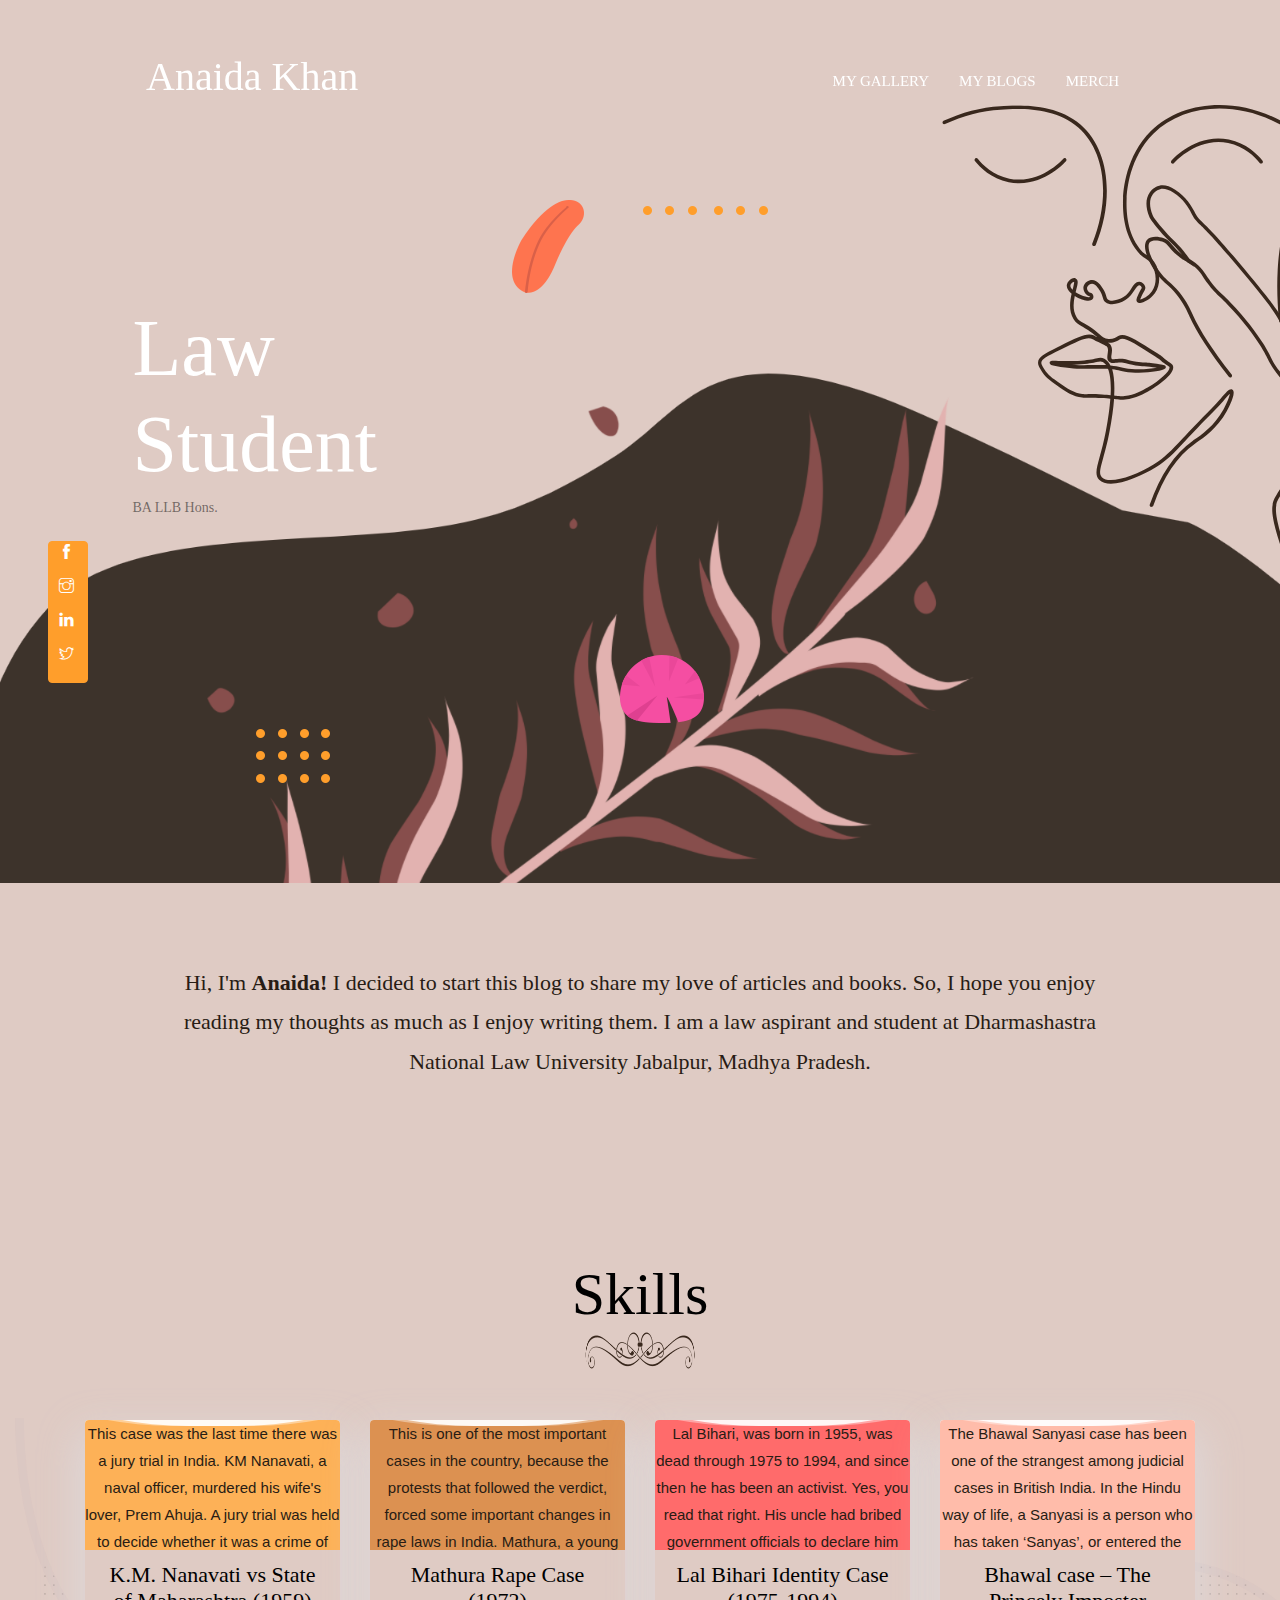
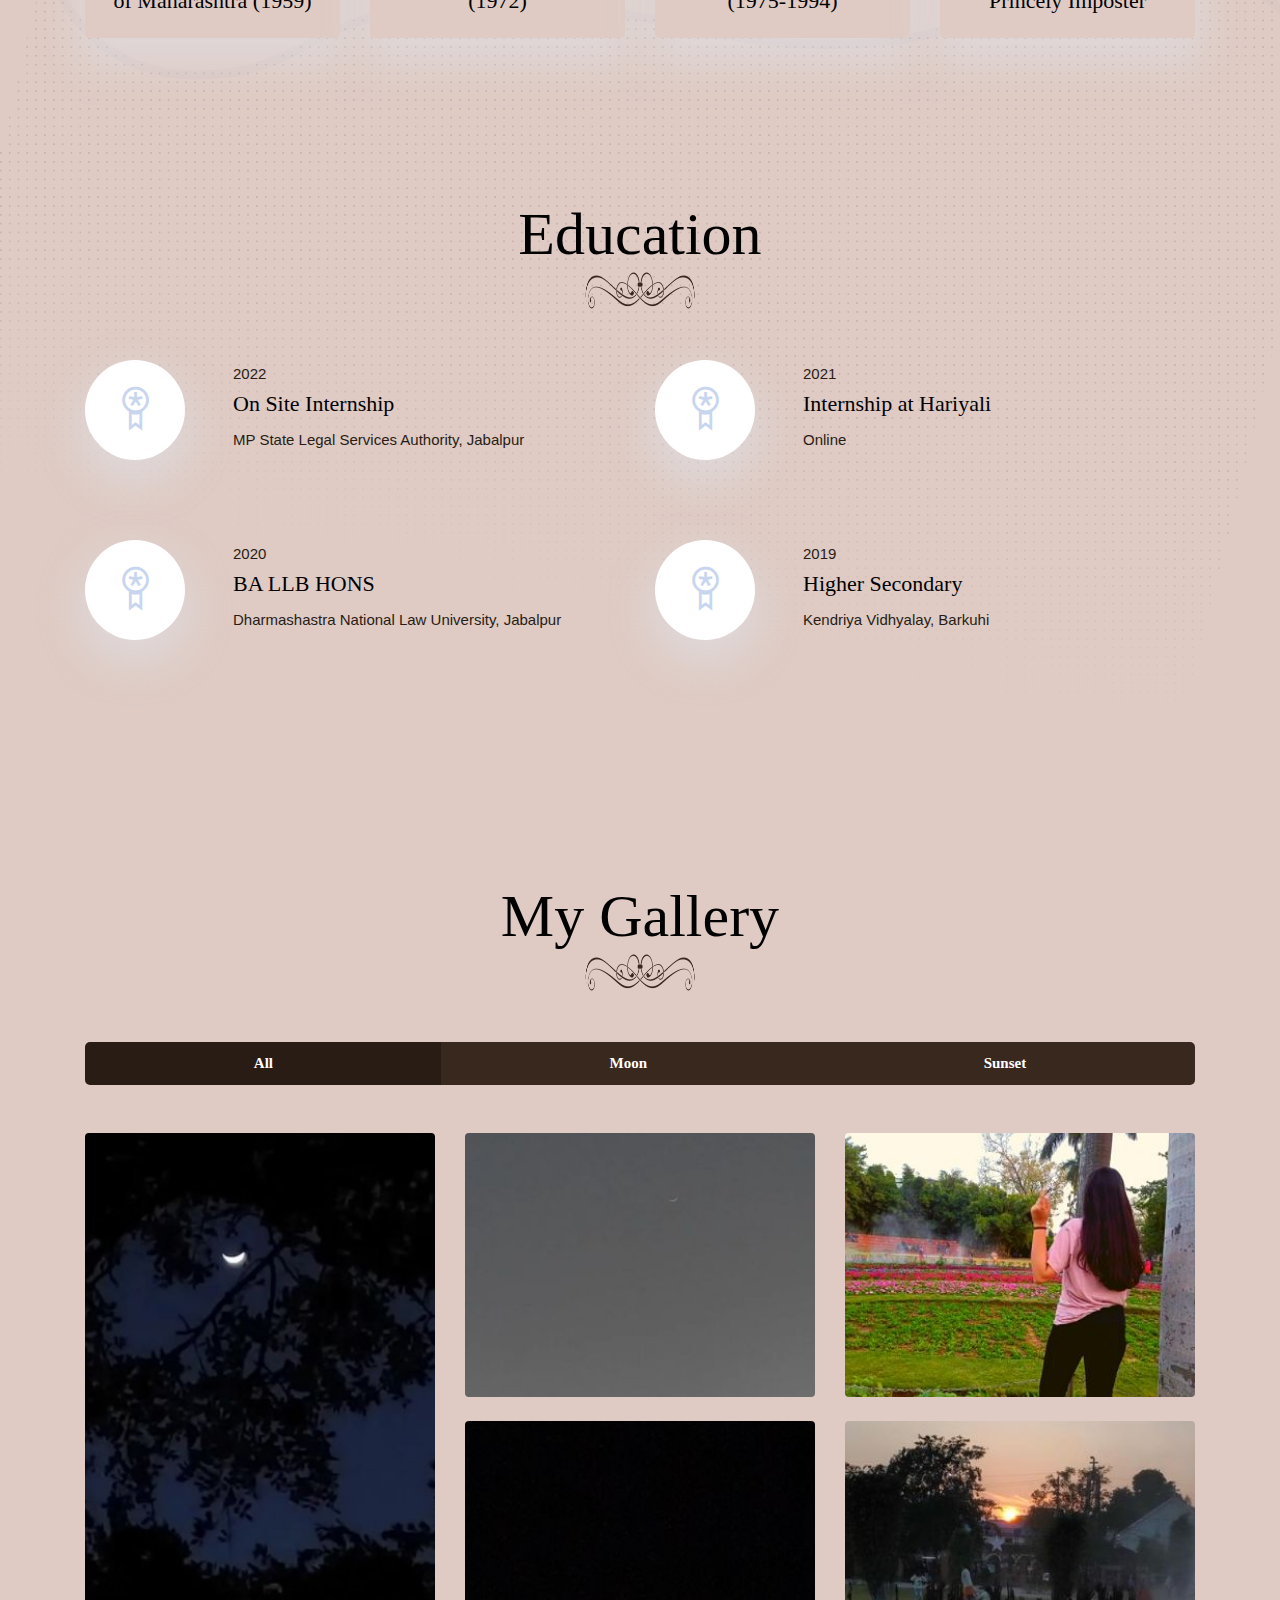
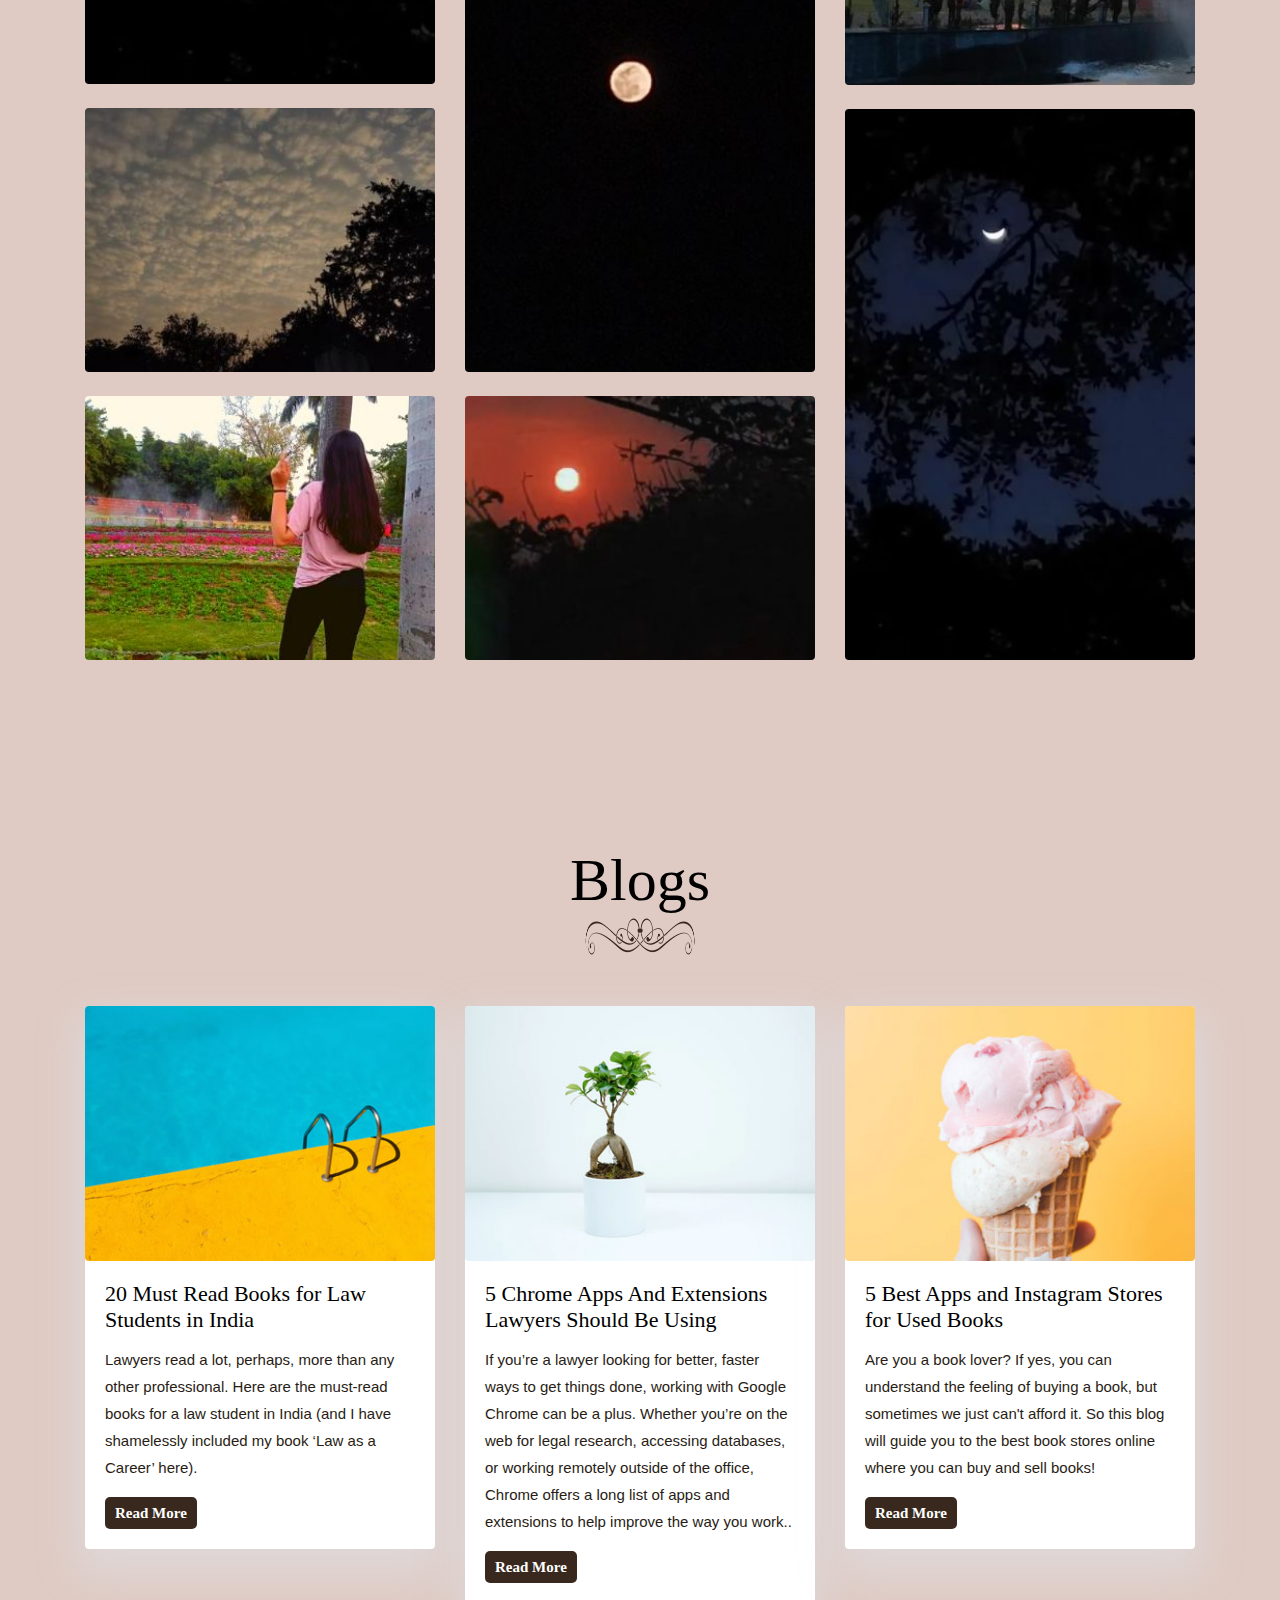
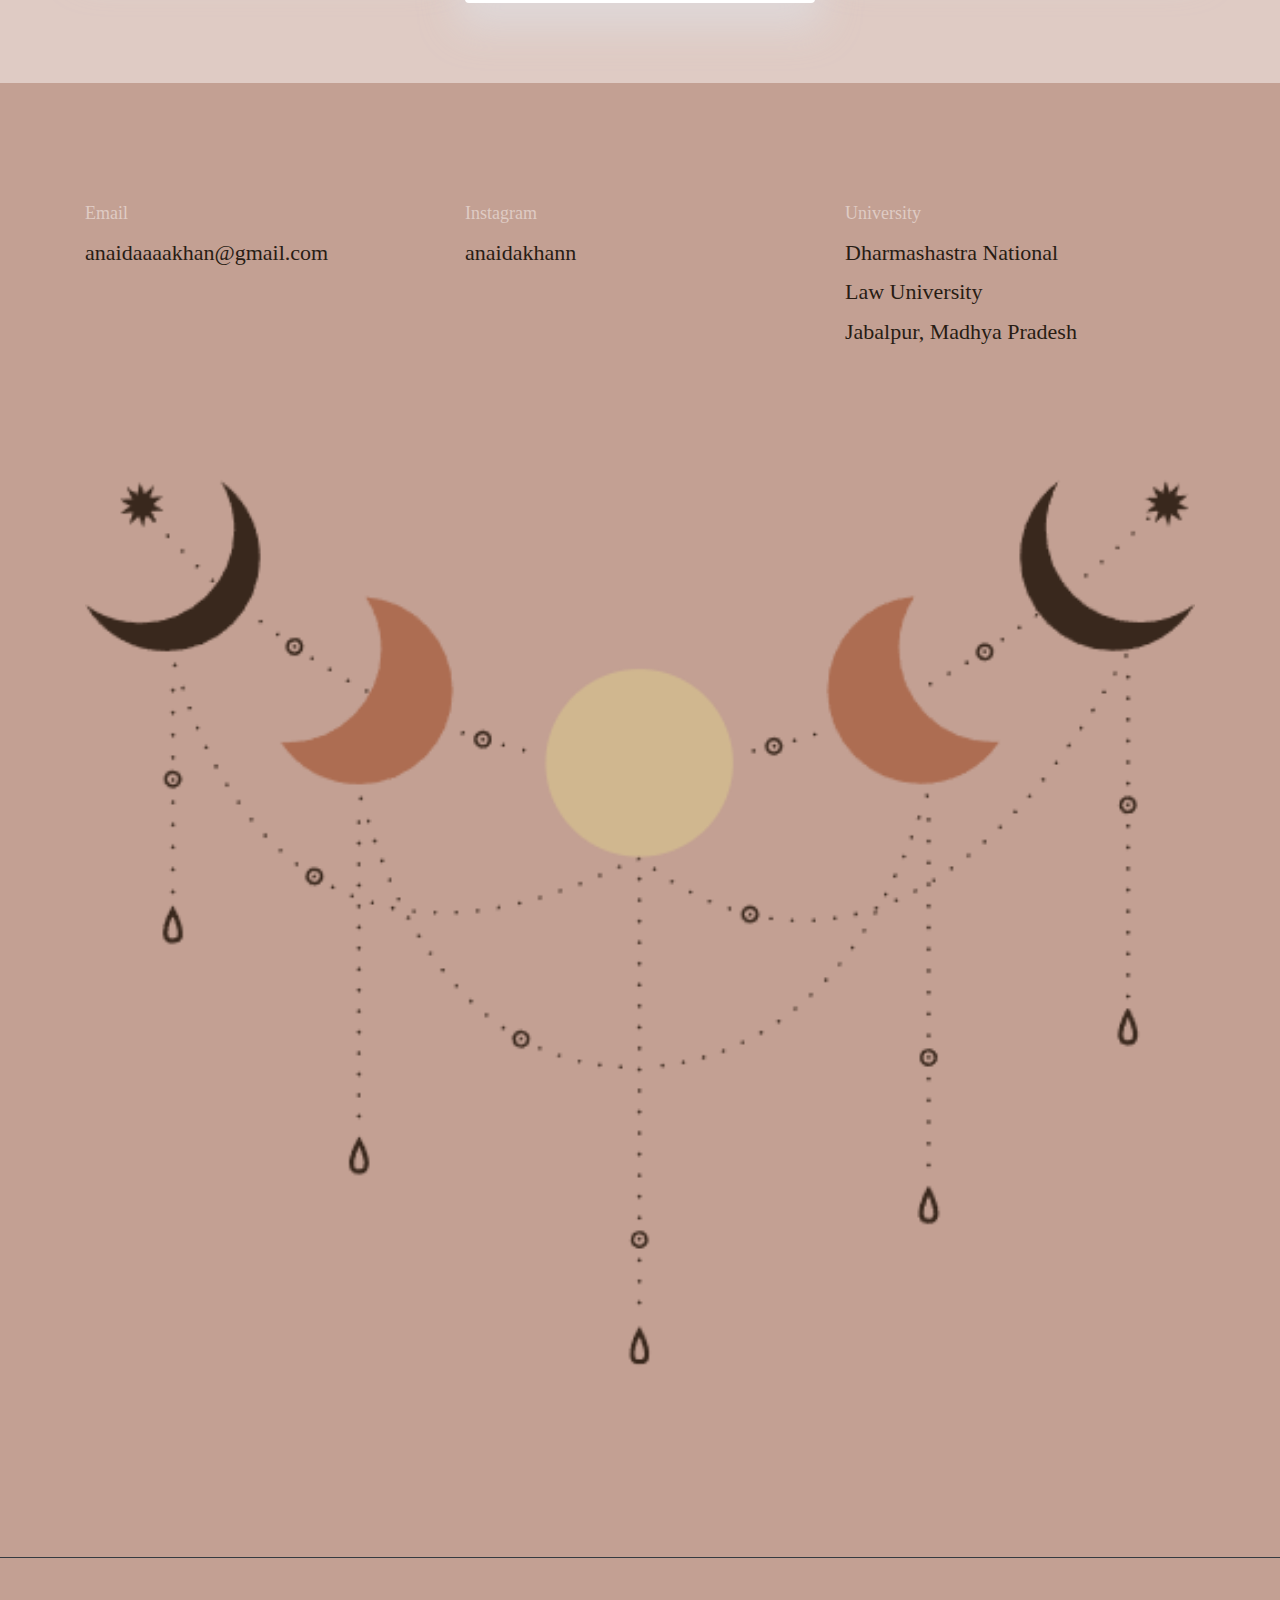
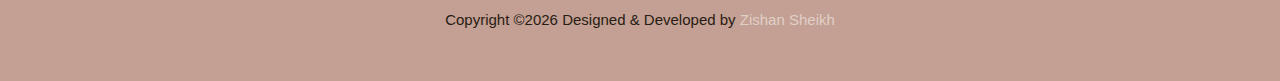
<file: index.html>
<!DOCTYPE html>
<html lang="en">
<head>

  <!-- Basic Page Needs
  ================================================== -->
  <meta charset="utf-8">
  <title>Anaida Khan</title>

  <!-- Mobile Specific Metas
  ================================================== -->
  <meta http-equiv="X-UA-Compatible" content="IE=edge">
  <meta name="description" content="Anaida Khan, Law Student Portfolio">
  <meta name="viewport" content="width=device-width, initial-scale=1.0, maximum-scale=5.0">
  <meta name="author" content="Zishan Sheikkh">
  <!-- Favicon -->
  <link rel="shortcut icon" type="image/x-icon" href="images/favicon.png" />
  
  <!-- ** Plugins Needed for the Project ** -->
  <!-- Bootstrap -->
  <link rel="stylesheet" href="plugins/bootstrap/bootstrap.min.css">
  <!-- slick slider -->
  <link rel="stylesheet" href="plugins/slick/slick.css">
  <!-- themefy-icon -->
  <link rel="stylesheet" href="plugins/themify-icons/themify-icons.css">

  <!-- Main Stylesheet -->
  <link href="css/style.css" rel="stylesheet">
</head>
<body>

<header class="navigation fixed-top">
  <nav class="navbar navbar-expand-lg navbar-dark">
    <a class="navbar-brand font-tertiary h3" href="/">Anaida Khan</a>
    <button class="navbar-toggler" type="button" data-toggle="collapse" data-target="#navigation"
      aria-controls="navigation" aria-expanded="false" aria-label="Toggle navigation">
      <span class="navbar-toggler-icon"></span>
    </button>

    <div class="collapse navbar-collapse text-center" id="navigation">
      <ul class="navbar-nav ml-auto">
        <li class="nav-item">
          <a class="nav-link" href="#gallery">My Gallery</a>
        </li>
        <li class="nav-item">
          <a class="nav-link" href="#blogs">My Blogs</a>
        </li>
        <li class="nav-item">
          <a class="nav-link" href="#merch">Merch</a>
        </li>
      </ul>
    </div>
  </nav>
</header>

<!-- hero area -->
<section class="hero-area bg-primary" id="parallax">
  <div class="container">
    <div class="row">
      <div class="col-lg-11 mx-auto">
        <h1 class="text-white font-tertiary">Law<br> Student</h1>
        <h6 class="text-black-50 font-tertiary">BA LLB Hons.</h6>
      </div>
    </div>
  </div>
  <div class="layer-bg w-100">
    <img class="img-fluid w-100" src="images/illustrations/leaf-bg.png" alt="bg-shape">
  </div>
  <div class="layer" id="l2">
    <img src="images/illustrations/dots-cyan.png" alt="bg-shape">
  </div>
  <div class="layer" id="l3">
    <img src="images/illustrations/leaf-orange.png" alt="bg-shape">
  </div>
  <div class="layer" id="l4">
    <img src="images/illustrations/dots-orange.png" alt="bg-shape">
  </div>
  <div class="layer" id="l5">
    <img src="images/illustrations/face-art.svg" alt="bg-shape">
  </div>
  <div class="layer" id="l7">
    <img src="images/illustrations/dots-group-orange.png" alt="bg-shape">
  </div>
  <div class="layer" id="l8">
    <img src="images/illustrations/leaf-pink-round.png" alt="bg-shape">
  </div>

  <!-- /social icon -->
  <ul class="list-unstyled ml-5 mt-3 position-relative zindex-1">
    <div class="social-icon-box">
    <li class="mb-3"><a class="text-white" href="https://www.facebook.com/profile.php?id=100074810703493" target="_blank">
      <i class="ti-facebook"></i></a></li>
    <li class="mb-3"><a class="text-white" href="https://www.instagram.com/anaidakhann" target="_blank">
      <i class="ti-instagram"></i></a></li>
    <li class="mb-3"><a class="text-white" href="https://www.linkedin.com/in/anaida-khan-52abb9210" target="_blank">
      <i class="ti-linkedin"></i></a></li>
    <li class="mb-3"><a class="text-white" href="https://twitter.com/Anaidakhan8?t=JXfAiQBgtpry30CcXqLNxA&s=09" target="_blank">
      <i class="ti-twitter"></i></a></li>
  </div>
  </ul>
</section>
<!-- /hero area -->
<!-- about -->
<section class="section">
  <div class="container">
    <div class="row">
      <div class="col-lg-10 mx-auto text-center">
        <p class="font-secondary paragraph-lg"> Hi, I'm <b>Anaida!</b> I decided to start this blog to share my love of articles and books. So, 
          I hope you enjoy reading my thoughts as much as I enjoy writing them. I am a law aspirant and student 
          at Dharmashastra National Law University Jabalpur, Madhya Pradesh.
        </p>
      </div>
    </div>
  </div>
</section>
<!-- /about -->

<!-- skills -->
<section class="section">
  <div class="container">
    <div class="row">
      <div class="col-lg-12 text-center">
        <h2 class="section-title">Skills</h2>
        <img class= "bottom-art" src="/images/icons/bottom-art.png">
      </div>
      <div class="col-lg-3 col-sm-6 mb-4 mb-lg-0">
        <div class="card shadow text-center">
          <div class="position-relative rounded-top progress-wrapper" data-color="#fdb157">
            <p>This case was the last time there was a jury trial in India. KM Nanavati, a naval officer, murdered his wife's lover, Prem Ahuja. A jury trial was held to decide whether it was a crime of passion (carrying a ten year sentence)<a href="https://blog.ipleaders.in/k-m-nanavati-v-the-state-of-maharashtra-case-analysis/" target="_blank">Read More...</a></p>
            <div class="wave" data-progress="95%"></div>
          </div>
          <div class="card-footer bg-primary">
            <h4 class="card-title">K.M. Nanavati vs State of Maharashtra (1959)</h4>
          </div>
        </div>
      </div>
      <div class="col-lg-3 col-sm-6 mb-4 mb-lg-0">
        <div class="card shadow text-center">
          <div class="position-relative rounded-top progress-wrapper" data-color="#dc9151">
            <p>This is one of the most important cases in the country, because the protests that followed the verdict, forced some important changes in rape laws in India. Mathura, a young tribal woman, was raped by<a href="https://blog.ipleaders.in/case-analysis-tukaram-and-another-v-state-of-maharashtra-mathura-rape-case/" target="_blank">Read More...</a></p>
            <div class="wave" data-progress="95%"></div>
          </div>
          <div class="card-footer bg-primary">
            <h4 class="card-title">Mathura Rape Case (1972)</h4>
          </div>
        </div>
      </div>
      <div class="col-lg-3 col-sm-6 mb-4 mb-lg-0">
        <div class="card shadow text-center">
          <div class="position-relative rounded-top progress-wrapper" data-color="#ff6b6b">
            <p>Lal Bihari, was born in 1955, was dead through 1975 to 1994, and since then he has been an activist. Yes, you read that right. His uncle had bribed government officials to declare him dead so as to inherit their<a href="https://legaldesire.com/read-curious-case-of-lal-bihari-who-fought-for-proving-himself-alive/" target="_blank">Read More...</a></p>
            <div class="wave" data-progress="95%"></div>
          </div>
          <div class="card-footer bg-primary">
            <h4 class="card-title">Lal Bihari Identity Case (1975-1994)</h4>
          </div>
        </div>
      </div>
      <div class="col-lg-3 col-sm-6 mb-4 mb-lg-0">
        <div class="card shadow text-center">
          <div class="position-relative rounded-top progress-wrapper" data-color="#ffbcaa">
            <p>The Bhawal Sanyasi case has been one of the strangest among judicial cases in British India. In the Hindu way of life, a Sanyasi is a person who has taken ‘Sanyas’, or entered the final stage of his life in<a href="https://press.princeton.edu/books/paperback/9780691090313/a-princely-impostor target="_blank">Read More...</a></p>
            <div class="wave" data-progress="95%"></div>
          </div>
          <div class="card-footer bg-primary">
            <h4 class="card-title">Bhawal case – The Princely Imposter</h4>
          </div>
        </div>
      </div>
    </div>
  </div>
</section>
<!-- /skills -->

<!-- education -->
<section class="section position-relative">
  <div class="container">
    <div class="row">
      <div class="col-lg-12 text-center">
        <h2 class="section-title">Education</h2>
        <img class= "bottom-art" src="/images/icons/bottom-art.png">
      </div>
      <div class="col-lg-6 col-md-6 mb-80">
        <div class="d-flex">
          <div class="mr-lg-5 mr-3">
            <i class="ti-medall icon icon-light icon-bg bg-white shadow rounded-circle d-block"></i>
          </div>
          <div>
            <p class="text-dark mb-1">2022</p>
            <h4>On Site Internship</h4>
            <p class="mb-0 text-light">MP State Legal Services Authority, Jabalpur</p>
          </div>
        </div>
      </div>
      <div class="col-lg-6 col-md-6 mb-80">
        <div class="d-flex">
          <div class="mr-lg-5 mr-3">
            <i class="ti-medall icon icon-light icon-bg bg-white shadow rounded-circle d-block"></i>
          </div>
          <div>
            <p class="text-dark mb-1">2021</p>
            <h4>Internship at Hariyali</h4>
            <p class="mb-0 text-light">Online</p>
          </div>
        </div>
      </div>
      <div class="col-lg-6 col-md-6 mb-80">
        <div class="d-flex">
          <div class="mr-lg-5 mr-3">
            <i class="ti-medall icon icon-light icon-bg bg-white shadow rounded-circle d-block"></i>
          </div>
          <div>
            <p class="text-dark mb-1">2020</p>
            <h4>BA LLB HONS</h4>
            <p class="mb-0 text-light">Dharmashastra National Law University, Jabalpur</p>
          </div>
        </div>
      </div>
      <div class="col-lg-6 col-md-6 mb-80">
        <div class="d-flex">
          <div class="mr-lg-5 mr-3">
            <i class="ti-medall icon icon-light icon-bg bg-white shadow rounded-circle d-block"></i>
          </div>
          <div>
            <p class="text-dark mb-1">2019</p>
            <h4>Higher Secondary</h4>
            <p class="mb-0 text-light">Kendriya Vidhyalay, Barkuhi</p>
          </div>
        </div>
      </div>
    </div>
  </div>
  <!-- bg image -->
  <img class="img-fluid edu-bg-image w-100" src="images/backgrounds/education-bg.png" alt="bg-image">
</section>
<!-- /education -->

<!-- portfolio -->
<section class="section" id="gallery">
  <div class="col-12 text-center">
    <h2 class="section-title">My Gallery</h2>
    <img class= "bottom-art" src="/images/icons/bottom-art.png">
  </div>
  <div class="container">
    <div class="row mb-5">
      <div class="col-md-12 col-sm-12">
        <div class="btn-group btn-group-toggle justify-content-center d-flex" data-toggle="buttons">
          <label class="btn btn-sm btn-primary active">
            <input type="radio" name="shuffle-filter" value="all" checked="checked" />All
          </label>
          <label class="btn btn-sm btn-primary">
            <input type="radio" name="shuffle-filter" value="design" />Moon
          </label>
          <label class="btn btn-sm btn-primary">
            <input type="radio" name="shuffle-filter" value="branding" />Sunset
          </label>
          <!-- <label class="btn btn-sm btn-primary">
            <input type="radio" name="shuffle-filter" value="illustration" />ILLUSTRATION
          </label> -->
        </div>
      </div>
    </div>
  </div>
  <div class="container">
    <div class="row shuffle-wrapper">
      <div class="col-lg-4 col-6 mb-4 shuffle-item" data-groups="[&quot;design&quot;,&quot;illustration&quot;]">
        <div class="position-relative rounded hover-wrapper">
          <img src="images/portfolio/item-1.jpg" alt="portfolio-image" class="img-fluid rounded w-100 d-block">
          <div class="hover-overlay">
            <div class="hover-content">
              <a class="btn btn-light btn-sm" href="#!">view orignal</a>
            </div>
          </div>
        </div>
      </div>
      <div class="col-lg-4 col-6 mb-4 shuffle-item" data-groups="[&quot;branding&quot;]">
        <div class="position-relative rounded hover-wrapper">
          <img src="images/portfolio/item-2.jpg" alt="portfolio-image" class="img-fluid rounded w-100 d-block">
          <div class="hover-overlay">
            <div class="hover-content">
              <a class="btn btn-light btn-sm" href="#!">view orignal</a>
            </div>
          </div>
        </div>
      </div>
      <div class="col-lg-4 col-6 mb-4 shuffle-item" data-groups="[&quot;illustration&quot;]">
        <div class="position-relative rounded hover-wrapper">
          <img src="images/portfolio/item-3.jpg" alt="portfolio-image" class="img-fluid rounded w-100 d-block">
          <div class="hover-overlay">
            <div class="hover-content">
              <a class="btn btn-light btn-sm" href="#!">view orignal</a>
            </div>
          </div>
        </div>
      </div>
      <div class="col-lg-4 col-6 mb-4 shuffle-item" data-groups="[&quot;design&quot;,&quot;branding&quot;]">
        <div class="position-relative rounded hover-wrapper">
          <img src="images/portfolio/item-6.jpg" alt="portfolio-image" class="img-fluid rounded w-100 d-block">
          <div class="hover-overlay">
            <div class="hover-content">
              <a class="btn btn-light btn-sm" href="#!">view orignal</a>
            </div>
          </div>
        </div>
      </div>
      <div class="col-lg-4 col-6 mb-4 shuffle-item" data-groups="[&quot;illustration&quot;]">
        <div class="position-relative rounded hover-wrapper">
          <img src="images/portfolio/item-8.jpg" alt="portfolio-image" class="img-fluid rounded w-100 d-block">
          <div class="hover-overlay">
            <div class="hover-content">
              <a class="btn btn-light btn-sm" href="#!">view orignal</a>
            </div>
          </div>
        </div>
      </div>
      <div class="col-lg-4 col-6 mb-4 shuffle-item" data-groups="[&quot;design&quot;]">
        <div class="position-relative rounded hover-wrapper">
          <img src="images/portfolio/item-5.jpg" alt="portfolio-image" class="img-fluid rounded w-100 d-block">
          <div class="hover-overlay">
            <div class="hover-content">
              <a class="btn btn-light btn-sm" href="#!">view orignal</a>
            </div>
          </div>
        </div>
      </div>
      <div class="col-lg-4 col-6 mb-4 shuffle-item" data-groups="[&quot;branding&quot;]">
        <div class="position-relative rounded hover-wrapper">
          <img src="images/portfolio/item-1.jpg" alt="portfolio-image" class="img-fluid rounded w-100 d-block">
          <div class="hover-overlay">
            <div class="hover-content">
              <a class="btn btn-light btn-sm" href="#!">view orignal</a>
            </div>
          </div>
        </div>
      </div>
      <div class="col-lg-4 col-6 mb-4 shuffle-item" data-groups="[&quot;design&quot;,&quot;illustration&quot;,&quot;branding&quot;]">
        <div class="position-relative rounded hover-wrapper">
          <img src="images/portfolio/item-3.jpg" alt="portfolio-image" class="img-fluid rounded w-100 d-block">
          <div class="hover-overlay">
            <div class="hover-content">
              <a class="btn btn-light btn-sm" href="#!">view orignal</a>
            </div>
          </div>
        </div>
      </div>
      <div class="col-lg-4 col-6 mb-4 shuffle-item illustration" data-groups="[&quot;illustration&quot;]">
        <div class="position-relative rounded hover-wrapper">
          <img src="images/portfolio/item-7.jpg" alt="portfolio-image" class="img-fluid rounded w-100 d-block">
          <div class="hover-overlay">
            <div class="hover-content">
              <a class="btn btn-light btn-sm" href="#!">view orignal</a>
            </div>
          </div>
        </div>
      </div>
  </div>
</div>
</section>
<!-- /portfolio -->

<!-- blog -->
<section class="section" id="blogs">
  <div class="container">
    <div class="row">
      <div class="col-12 text-center">
        <h2 class="section-title">Blogs</h2>
        <img class= "bottom-art" src="/images/icons/bottom-art.png">
      </div>
      <div class="col-lg-4 col-sm-6 mb-4 mb-lg-0">
        <article class="card shadow">
          <img class="rounded card-img-top" src="images/blog/post-3.jpg" alt="post-thumb">
          <div class="card-body">
            <h4 class="card-title"><a class="text-dark" href="blog-single.html">20 Must Read Books for Law Students in India</a>
            </h4>
            <p class="cars-text">Lawyers read a lot, perhaps, more than any other professional. Here are the must-read books for a law student in India (and I have shamelessly included my book ‘Law as a Career’ here).</p>
            <a href="blog-single.html" class="btn btn-xs btn-primary">Read More</a>
          </div>
        </article>
      </div>
      <div class="col-lg-4 col-sm-6 mb-4 mb-lg-0">
        <article class="card shadow">
          <img class="rounded card-img-top" src="images/blog/post-4.jpg" alt="post-thumb">
          <div class="card-body">
            <h4 class="card-title"><a class="text-dark" href="blog-single.html">5 Chrome Apps And Extensions Lawyers Should Be Using</a>
            </h4>
            <p class="cars-text">If you’re a lawyer looking for better, faster ways to get things done, working with Google Chrome can be a plus.  Whether you’re on the web for legal research, accessing databases, or working remotely outside of the office, Chrome offers a long list of apps and extensions to help improve the way you work..</p>
            <a href="blog-single.html" class="btn btn-xs btn-primary">Read More</a>
          </div>
        </article>
      </div>
      <div class="col-lg-4 col-sm-6 mb-4 mb-lg-0">
        <article class="card shadow">
          <img class="rounded card-img-top" src="images/blog/post-2.jpg" alt="post-thumb">
          <div class="card-body">
            <h4 class="card-title"><a class="text-dark" href="blog-single.html">5 Best Apps and Instagram Stores for Used Books</a>
            </h4>
            <p class="cars-text">Are you a book lover? If yes, you can understand the feeling of buying a book, but sometimes we just can't afford it. So this blog will guide you to the best book stores online where you can buy and sell books!</p>
            <a href="blog-single.html" class="btn btn-xs btn-primary">Read More</a>
          </div>
        </article>
      </div>
    </div>
  </div>
</section>
<!-- /blog -->
    <!-- bg shapes -->
    <!-- <img src="images/backgrounds/map.png" alt="map" class="img-fluid bg-map">
    <img src="images/illustrations/dots-group-v.png" alt="bg-shape" class="img-fluid bg-shape-1">
    <img src="images/illustrations/leaf-orange.png" alt="bg-shape" class="img-fluid bg-shape-2">
    <img src="images/illustrations/dots-group-sm.png" alt="bg-shape" class="img-fluid bg-shape-3">
    <img src="images/illustrations/leaf-pink-round.png" alt="bg-shape" class="img-fluid bg-shape-4">
    <img src="images/illustrations/leaf-cyan.png" alt="bg-shape" class="img-fluid bg-shape-5"> -->
<!-- footer -->
<footer class="footer-section">
  <div class="section">
    <div class="container">
      <div class="row">
        <div class="col-md-4">
          <h5>Email</h5>
          <p class="text-white paragraph-lg font-secondary">
            <a href="mailto:anaidaaaakhan@gmail.com" target="_blank">anaidaaaakhan@gmail.com</a></p>
        </div>
        <div class="col-md-4">
          <h5>Instagram</h5>
          <p class="text-white paragraph-lg font-secondary"><a href="https://www.instagram.com/anaidakhann" target="_blank">
          </a>anaidakhann</p>
        </div>
        <div class="col-md-4">
          <h5>University</h5>
          <p class="text-white paragraph-lg font-secondary">Dharmashastra National<br>Law University<br>Jabalpur, Madhya Pradesh</p>
        </div>
        <div class="col-md-12">
          <img class= "footer-art" src="/images/icons/moon-art.png">
        </div>
      </div>
    </div>
  </div>
  <div class="border-top text-center border-dark py-5">
    <p class="mb-0 text-dark-50">Copyright &copy;<script>
        var CurrentYear = new Date().getFullYear()
        document.write(CurrentYear)
      </script> Designed &amp; Developed by <a class="text-white-50" href="https://gitdebug.xyz">Zishan Sheikh</a></p>
  </div>
</footer>
<!-- /footer -->

<!-- jQuery -->
<script src="plugins/jQuery/jquery.min.js"></script>
<!-- Bootstrap JS -->
<script src="plugins/bootstrap/bootstrap.min.js"></script>
<!-- slick slider -->
<script src="plugins/slick/slick.min.js"></script>
<!-- filter -->
<script src="plugins/shuffle/shuffle.min.js"></script>

<!-- Main Script -->
<script src="js/script.js"></script>

</body>
</html>
</file>
<file: plugins/themify-icons/themify-icons.css>
@font-face{font-family:themify;src:url(fonts/themify.eot?-fvbane);src:url(fonts/themify.eot?#iefix-fvbane) format('embedded-opentype'),url(fonts/themify.woff?-fvbane) format('woff'),url(fonts/themify.ttf?-fvbane) format('truetype'),url(fonts/themify.svg?-fvbane#themify) format('svg');font-weight:400;font-style:normal}[class*=" ti-"],[class^=ti-]{font-family:themify;speak:none;font-style:normal;font-weight:400;font-variant:normal;text-transform:none;line-height:1;-webkit-font-smoothing:antialiased;-moz-osx-font-smoothing:grayscale}.ti-wand:before{content:"\e600"}.ti-volume:before{content:"\e601"}.ti-user:before{content:"\e602"}.ti-unlock:before{content:"\e603"}.ti-unlink:before{content:"\e604"}.ti-trash:before{content:"\e605"}.ti-thought:before{content:"\e606"}.ti-target:before{content:"\e607"}.ti-tag:before{content:"\e608"}.ti-tablet:before{content:"\e609"}.ti-star:before{content:"\e60a"}.ti-spray:before{content:"\e60b"}.ti-signal:before{content:"\e60c"}.ti-shopping-cart:before{content:"\e60d"}.ti-shopping-cart-full:before{content:"\e60e"}.ti-settings:before{content:"\e60f"}.ti-search:before{content:"\e610"}.ti-zoom-in:before{content:"\e611"}.ti-zoom-out:before{content:"\e612"}.ti-cut:before{content:"\e613"}.ti-ruler:before{content:"\e614"}.ti-ruler-pencil:before{content:"\e615"}.ti-ruler-alt:before{content:"\e616"}.ti-bookmark:before{content:"\e617"}.ti-bookmark-alt:before{content:"\e618"}.ti-reload:before{content:"\e619"}.ti-plus:before{content:"\e61a"}.ti-pin:before{content:"\e61b"}.ti-pencil:before{content:"\e61c"}.ti-pencil-alt:before{content:"\e61d"}.ti-paint-roller:before{content:"\e61e"}.ti-paint-bucket:before{content:"\e61f"}.ti-na:before{content:"\e620"}.ti-mobile:before{content:"\e621"}.ti-minus:before{content:"\e622"}.ti-medall:before{content:"\e623"}.ti-medall-alt:before{content:"\e624"}.ti-marker:before{content:"\e625"}.ti-marker-alt:before{content:"\e626"}.ti-arrow-up:before{content:"\e627"}.ti-arrow-right:before{content:"\e628"}.ti-arrow-left:before{content:"\e629"}.ti-arrow-down:before{content:"\e62a"}.ti-lock:before{content:"\e62b"}.ti-location-arrow:before{content:"\e62c"}.ti-link:before{content:"\e62d"}.ti-layout:before{content:"\e62e"}.ti-layers:before{content:"\e62f"}.ti-layers-alt:before{content:"\e630"}.ti-key:before{content:"\e631"}.ti-import:before{content:"\e632"}.ti-image:before{content:"\e633"}.ti-heart:before{content:"\e634"}.ti-heart-broken:before{content:"\e635"}.ti-hand-stop:before{content:"\e636"}.ti-hand-open:before{content:"\e637"}.ti-hand-drag:before{content:"\e638"}.ti-folder:before{content:"\e639"}.ti-flag:before{content:"\e63a"}.ti-flag-alt:before{content:"\e63b"}.ti-flag-alt-2:before{content:"\e63c"}.ti-eye:before{content:"\e63d"}.ti-export:before{content:"\e63e"}.ti-exchange-vertical:before{content:"\e63f"}.ti-desktop:before{content:"\e640"}.ti-cup:before{content:"\e641"}.ti-crown:before{content:"\e642"}.ti-comments:before{content:"\e643"}.ti-comment:before{content:"\e644"}.ti-comment-alt:before{content:"\e645"}.ti-close:before{content:"\e646"}.ti-clip:before{content:"\e647"}.ti-angle-up:before{content:"\e648"}.ti-angle-right:before{content:"\e649"}.ti-angle-left:before{content:"\e64a"}.ti-angle-down:before{content:"\e64b"}.ti-check:before{content:"\e64c"}.ti-check-box:before{content:"\e64d"}.ti-camera:before{content:"\e64e"}.ti-announcement:before{content:"\e64f"}.ti-brush:before{content:"\e650"}.ti-briefcase:before{content:"\e651"}.ti-bolt:before{content:"\e652"}.ti-bolt-alt:before{content:"\e653"}.ti-blackboard:before{content:"\e654"}.ti-bag:before{content:"\e655"}.ti-move:before{content:"\e656"}.ti-arrows-vertical:before{content:"\e657"}.ti-arrows-horizontal:before{content:"\e658"}.ti-fullscreen:before{content:"\e659"}.ti-arrow-top-right:before{content:"\e65a"}.ti-arrow-top-left:before{content:"\e65b"}.ti-arrow-circle-up:before{content:"\e65c"}.ti-arrow-circle-right:before{content:"\e65d"}.ti-arrow-circle-left:before{content:"\e65e"}.ti-arrow-circle-down:before{content:"\e65f"}.ti-angle-double-up:before{content:"\e660"}.ti-angle-double-right:before{content:"\e661"}.ti-angle-double-left:before{content:"\e662"}.ti-angle-double-down:before{content:"\e663"}.ti-zip:before{content:"\e664"}.ti-world:before{content:"\e665"}.ti-wheelchair:before{content:"\e666"}.ti-view-list:before{content:"\e667"}.ti-view-list-alt:before{content:"\e668"}.ti-view-grid:before{content:"\e669"}.ti-uppercase:before{content:"\e66a"}.ti-upload:before{content:"\e66b"}.ti-underline:before{content:"\e66c"}.ti-truck:before{content:"\e66d"}.ti-timer:before{content:"\e66e"}.ti-ticket:before{content:"\e66f"}.ti-thumb-up:before{content:"\e670"}.ti-thumb-down:before{content:"\e671"}.ti-text:before{content:"\e672"}.ti-stats-up:before{content:"\e673"}.ti-stats-down:before{content:"\e674"}.ti-split-v:before{content:"\e675"}.ti-split-h:before{content:"\e676"}.ti-smallcap:before{content:"\e677"}.ti-shine:before{content:"\e678"}.ti-shift-right:before{content:"\e679"}.ti-shift-left:before{content:"\e67a"}.ti-shield:before{content:"\e67b"}.ti-notepad:before{content:"\e67c"}.ti-server:before{content:"\e67d"}.ti-quote-right:before{content:"\e67e"}.ti-quote-left:before{content:"\e67f"}.ti-pulse:before{content:"\e680"}.ti-printer:before{content:"\e681"}.ti-power-off:before{content:"\e682"}.ti-plug:before{content:"\e683"}.ti-pie-chart:before{content:"\e684"}.ti-paragraph:before{content:"\e685"}.ti-panel:before{content:"\e686"}.ti-package:before{content:"\e687"}.ti-music:before{content:"\e688"}.ti-music-alt:before{content:"\e689"}.ti-mouse:before{content:"\e68a"}.ti-mouse-alt:before{content:"\e68b"}.ti-money:before{content:"\e68c"}.ti-microphone:before{content:"\e68d"}.ti-menu:before{content:"\e68e"}.ti-menu-alt:before{content:"\e68f"}.ti-map:before{content:"\e690"}.ti-map-alt:before{content:"\e691"}.ti-loop:before{content:"\e692"}.ti-location-pin:before{content:"\e693"}.ti-list:before{content:"\e694"}.ti-light-bulb:before{content:"\e695"}.ti-Italic:before{content:"\e696"}.ti-info:before{content:"\e697"}.ti-infinite:before{content:"\e698"}.ti-id-badge:before{content:"\e699"}.ti-hummer:before{content:"\e69a"}.ti-home:before{content:"\e69b"}.ti-help:before{content:"\e69c"}.ti-headphone:before{content:"\e69d"}.ti-harddrives:before{content:"\e69e"}.ti-harddrive:before{content:"\e69f"}.ti-gift:before{content:"\e6a0"}.ti-game:before{content:"\e6a1"}.ti-filter:before{content:"\e6a2"}.ti-files:before{content:"\e6a3"}.ti-file:before{content:"\e6a4"}.ti-eraser:before{content:"\e6a5"}.ti-envelope:before{content:"\e6a6"}.ti-download:before{content:"\e6a7"}.ti-direction:before{content:"\e6a8"}.ti-direction-alt:before{content:"\e6a9"}.ti-dashboard:before{content:"\e6aa"}.ti-control-stop:before{content:"\e6ab"}.ti-control-shuffle:before{content:"\e6ac"}.ti-control-play:before{content:"\e6ad"}.ti-control-pause:before{content:"\e6ae"}.ti-control-forward:before{content:"\e6af"}.ti-control-backward:before{content:"\e6b0"}.ti-cloud:before{content:"\e6b1"}.ti-cloud-up:before{content:"\e6b2"}.ti-cloud-down:before{content:"\e6b3"}.ti-clipboard:before{content:"\e6b4"}.ti-car:before{content:"\e6b5"}.ti-calendar:before{content:"\e6b6"}.ti-book:before{content:"\e6b7"}.ti-bell:before{content:"\e6b8"}.ti-basketball:before{content:"\e6b9"}.ti-bar-chart:before{content:"\e6ba"}.ti-bar-chart-alt:before{content:"\e6bb"}.ti-back-right:before{content:"\e6bc"}.ti-back-left:before{content:"\e6bd"}.ti-arrows-corner:before{content:"\e6be"}.ti-archive:before{content:"\e6bf"}.ti-anchor:before{content:"\e6c0"}.ti-align-right:before{content:"\e6c1"}.ti-align-left:before{content:"\e6c2"}.ti-align-justify:before{content:"\e6c3"}.ti-align-center:before{content:"\e6c4"}.ti-alert:before{content:"\e6c5"}.ti-alarm-clock:before{content:"\e6c6"}.ti-agenda:before{content:"\e6c7"}.ti-write:before{content:"\e6c8"}.ti-window:before{content:"\e6c9"}.ti-widgetized:before{content:"\e6ca"}.ti-widget:before{content:"\e6cb"}.ti-widget-alt:before{content:"\e6cc"}.ti-wallet:before{content:"\e6cd"}.ti-video-clapper:before{content:"\e6ce"}.ti-video-camera:before{content:"\e6cf"}.ti-vector:before{content:"\e6d0"}.ti-themify-logo:before{content:"\e6d1"}.ti-themify-favicon:before{content:"\e6d2"}.ti-themify-favicon-alt:before{content:"\e6d3"}.ti-support:before{content:"\e6d4"}.ti-stamp:before{content:"\e6d5"}.ti-split-v-alt:before{content:"\e6d6"}.ti-slice:before{content:"\e6d7"}.ti-shortcode:before{content:"\e6d8"}.ti-shift-right-alt:before{content:"\e6d9"}.ti-shift-left-alt:before{content:"\e6da"}.ti-ruler-alt-2:before{content:"\e6db"}.ti-receipt:before{content:"\e6dc"}.ti-pin2:before{content:"\e6dd"}.ti-pin-alt:before{content:"\e6de"}.ti-pencil-alt2:before{content:"\e6df"}.ti-palette:before{content:"\e6e0"}.ti-more:before{content:"\e6e1"}.ti-more-alt:before{content:"\e6e2"}.ti-microphone-alt:before{content:"\e6e3"}.ti-magnet:before{content:"\e6e4"}.ti-line-double:before{content:"\e6e5"}.ti-line-dotted:before{content:"\e6e6"}.ti-line-dashed:before{content:"\e6e7"}.ti-layout-width-full:before{content:"\e6e8"}.ti-layout-width-default:before{content:"\e6e9"}.ti-layout-width-default-alt:before{content:"\e6ea"}.ti-layout-tab:before{content:"\e6eb"}.ti-layout-tab-window:before{content:"\e6ec"}.ti-layout-tab-v:before{content:"\e6ed"}.ti-layout-tab-min:before{content:"\e6ee"}.ti-layout-slider:before{content:"\e6ef"}.ti-layout-slider-alt:before{content:"\e6f0"}.ti-layout-sidebar-right:before{content:"\e6f1"}.ti-layout-sidebar-none:before{content:"\e6f2"}.ti-layout-sidebar-left:before{content:"\e6f3"}.ti-layout-placeholder:before{content:"\e6f4"}.ti-layout-menu:before{content:"\e6f5"}.ti-layout-menu-v:before{content:"\e6f6"}.ti-layout-menu-separated:before{content:"\e6f7"}.ti-layout-menu-full:before{content:"\e6f8"}.ti-layout-media-right-alt:before{content:"\e6f9"}.ti-layout-media-right:before{content:"\e6fa"}.ti-layout-media-overlay:before{content:"\e6fb"}.ti-layout-media-overlay-alt:before{content:"\e6fc"}.ti-layout-media-overlay-alt-2:before{content:"\e6fd"}.ti-layout-media-left-alt:before{content:"\e6fe"}.ti-layout-media-left:before{content:"\e6ff"}.ti-layout-media-center-alt:before{content:"\e700"}.ti-layout-media-center:before{content:"\e701"}.ti-layout-list-thumb:before{content:"\e702"}.ti-layout-list-thumb-alt:before{content:"\e703"}.ti-layout-list-post:before{content:"\e704"}.ti-layout-list-large-image:before{content:"\e705"}.ti-layout-line-solid:before{content:"\e706"}.ti-layout-grid4:before{content:"\e707"}.ti-layout-grid3:before{content:"\e708"}.ti-layout-grid2:before{content:"\e709"}.ti-layout-grid2-thumb:before{content:"\e70a"}.ti-layout-cta-right:before{content:"\e70b"}.ti-layout-cta-left:before{content:"\e70c"}.ti-layout-cta-center:before{content:"\e70d"}.ti-layout-cta-btn-right:before{content:"\e70e"}.ti-layout-cta-btn-left:before{content:"\e70f"}.ti-layout-column4:before{content:"\e710"}.ti-layout-column3:before{content:"\e711"}.ti-layout-column2:before{content:"\e712"}.ti-layout-accordion-separated:before{content:"\e713"}.ti-layout-accordion-merged:before{content:"\e714"}.ti-layout-accordion-list:before{content:"\e715"}.ti-ink-pen:before{content:"\e716"}.ti-info-alt:before{content:"\e717"}.ti-help-alt:before{content:"\e718"}.ti-headphone-alt:before{content:"\e719"}.ti-hand-point-up:before{content:"\e71a"}.ti-hand-point-right:before{content:"\e71b"}.ti-hand-point-left:before{content:"\e71c"}.ti-hand-point-down:before{content:"\e71d"}.ti-gallery:before{content:"\e71e"}.ti-face-smile:before{content:"\e71f"}.ti-face-sad:before{content:"\e720"}.ti-credit-card:before{content:"\e721"}.ti-control-skip-forward:before{content:"\e722"}.ti-control-skip-backward:before{content:"\e723"}.ti-control-record:before{content:"\e724"}.ti-control-eject:before{content:"\e725"}.ti-comments-smiley:before{content:"\e726"}.ti-brush-alt:before{content:"\e727"}.ti-youtube:before{content:"\e728"}.ti-vimeo:before{content:"\e729"}.ti-twitter:before{content:"\e72a"}.ti-time:before{content:"\e72b"}.ti-tumblr:before{content:"\e72c"}.ti-skype:before{content:"\e72d"}.ti-share:before{content:"\e72e"}.ti-share-alt:before{content:"\e72f"}.ti-rocket:before{content:"\e730"}.ti-pinterest:before{content:"\e731"}.ti-new-window:before{content:"\e732"}.ti-microsoft:before{content:"\e733"}.ti-list-ol:before{content:"\e734"}.ti-linkedin:before{content:"\e735"}.ti-layout-sidebar-2:before{content:"\e736"}.ti-layout-grid4-alt:before{content:"\e737"}.ti-layout-grid3-alt:before{content:"\e738"}.ti-layout-grid2-alt:before{content:"\e739"}.ti-layout-column4-alt:before{content:"\e73a"}.ti-layout-column3-alt:before{content:"\e73b"}.ti-layout-column2-alt:before{content:"\e73c"}.ti-instagram:before{content:"\e73d"}.ti-google:before{content:"\e73e"}.ti-github:before{content:"\e73f"}.ti-flickr:before{content:"\e740"}.ti-facebook:before{content:"\e741"}.ti-dropbox:before{content:"\e742"}.ti-dribbble:before{content:"\e743"}.ti-apple:before{content:"\e744"}.ti-android:before{content:"\e745"}.ti-save:before{content:"\e746"}.ti-save-alt:before{content:"\e747"}.ti-yahoo:before{content:"\e748"}.ti-wordpress:before{content:"\e749"}.ti-vimeo-alt:before{content:"\e74a"}.ti-twitter-alt:before{content:"\e74b"}.ti-tumblr-alt:before{content:"\e74c"}.ti-trello:before{content:"\e74d"}.ti-stack-overflow:before{content:"\e74e"}.ti-soundcloud:before{content:"\e74f"}.ti-sharethis:before{content:"\e750"}.ti-sharethis-alt:before{content:"\e751"}.ti-reddit:before{content:"\e752"}.ti-pinterest-alt:before{content:"\e753"}.ti-microsoft-alt:before{content:"\e754"}.ti-linux:before{content:"\e755"}.ti-jsfiddle:before{content:"\e756"}.ti-joomla:before{content:"\e757"}.ti-html5:before{content:"\e758"}.ti-flickr-alt:before{content:"\e759"}.ti-email:before{content:"\e75a"}.ti-drupal:before{content:"\e75b"}.ti-dropbox-alt:before{content:"\e75c"}.ti-css3:before{content:"\e75d"}.ti-rss:before{content:"\e75e"}.ti-rss-alt:before{content:"\e75f"}
</file>
<file: css/style.css>
html{
  scroll-behavior: smooth;
}
  /*  typography */
@import url("https://fonts.googleapis.com/css?family=Playfair+Display:700|Roboto:400");
body {
  line-height: 1.2;
  font-family: "Roboto", sans-serif;
  -webkit-font-smoothing: antialiased;
  scroll-behavior: smooth;
  font-size: 15px;
  color: #281c14;
  background-color: #dfcbc4 !important;
}
audio {
  display: none;
}
p, .paragraph {
  font-weight: 400;
  color: #4c4c4c;
  font-size: 15px;
  line-height: 1.8;
  font-family: "Roboto", sans-serif;
  color: #281c14;
}
p-lg, .paragraph-lg {
  font-size: 22px;
}

h1, h2, h3, h4, h5, h6 {
  color: #000;
  font-family: "Playfair Display", serif;
  line-height: 1.2;
}

h1, .h1 {
  font-size: 80px;
}
@media (max-width: 991px) {
  h1, .h1 {
    font-size: 65px;
  }
}

h2, .h2 {
  font-size: 60px;
}
@media (max-width: 991px) {
  h2, .h2 {
    font-size: 50px;
  }
}

h3, .h3 {
  font-size: 40px;
}

h4, .h4 {
  font-size: 22px;
}

h5, .h5 {
  font-size: 18px;
}

h6, .h6 {
  font-size: 14px;
}

/* Button style */
.btn {
  font-size: 22px;
  font-family: "Playfair Display", serif;
  text-transform: capitalize;
  padding: 16px 44px;
  border-radius: 5px;
  font-weight: 600;
  border: 0;
  position: relative;
  z-index: 1;
  transition: 0.2s ease;
}
.btn:focus {
  outline: 0;
  box-shadow: none !important;
}
.btn:active {
  box-shadow: none;
}
.btn-sm {
  font-size: 15px;
  padding: 10px 30px;
}
.btn-xs {
  padding: 5px 10px;
  font-size: 15px;
}

.btn-primary {
  background: #39281d;
  color: #fff;
}
.btn-primary:active {
  background: #281c14 !important;
}
.btn-primary:hover {
  background: #281c1470;
}
.btn-primary.focus, .btn-primary.active {
  background: #281c14 !important;
  box-shadow: none !important;
}

.btn-transparent {
  background: transparent;
  color: #41228e;
  font-weight: bold;
}
.btn-transparent:active, .btn-transparent:hover {
  color: #41228e;
}

body {
  background-color: #dfcbc4 !important;
  overflow-x: hidden;
}

::-moz-selection {
  background: #542cb7;
  color: #fff;
}

::selection {
  background: #542cb7;
  color: #fff;
}

/* preloader */
.preloader {
  position: fixed;
  top: 0;
  left: 0;
  right: 0;
  bottom: 0;
  background-color: #fff;
  z-index: 999;
  display: flex;
  align-items: center;
  justify-content: center;
}

ol,
ul {
  list-style-type: none;
  margin: 0px;
}

img {
  vertical-align: middle;
  border: 0;
}

a,
a:hover,
a:focus {
  text-decoration: none;
}

a,
button,
select {
  cursor: pointer;
  transition: 0.2s ease;
}
a:focus,
button:focus,
select:focus {
  outline: 0;
}

a.text-dark:hover {
  color: #41228e !important;
}

a:hover {
  color: #41228e;
}

.slick-slide {
  outline: 0;
}

.section {
  padding-top: 80px;
  padding-bottom: 80px;
}
.section p{
  color: #281c14 !important;
}
.section-title {
  margin-bottom: 0;
  font-family: "Playfair Display", serif;
}

.bg-cover {
  background-size: cover;
  background-position: center center;
  background-repeat: no-repeat;
}

/* overlay */
.overlay {
  position: relative;
}
.overlay::before {
  position: absolute;
  content: "";
  height: 100%;
  width: 100%;
  top: 0;
  left: 0;
  background: #000;
  opacity: 0.5;
}

.outline-0 {
  outline: 0 !important;
}

.d-unset {
  display: unset !important;
}

.bg-primary {
  background: #dfcbc4 !important;
}

.bg-gray {
  background: #eaeaea !important;
}

.text-primary {
  color: #000 !important;
}

.text-color {
  color: #4c4c4c;
}

.text-dark {
  color: #000 !important;
}

.text-light {
  color: #999999 !important;
}

.mb-10 {
  margin-bottom: 10px !important;
}

.mb-20 {
  margin-bottom: 20px !important;
}

.mb-30 {
  margin-bottom: 30px !important;
}

.mb-40 {
  margin-bottom: 40px !important;
}

.mb-50 {
  margin-bottom: 50px !important;
}

.mb-60 {
  margin-bottom: 60px !important;
}

.mb-70 {
  margin-bottom: 70px !important;
}

.mb-80 {
  margin-bottom: 80px !important;
}

.mb-90 {
  margin-bottom: 90px !important;
}

.mb-100 {
  margin-bottom: 100px !important;
}

.zindex-1 {
  z-index: 1;
}

.rounded-lg {
  border-radius: 15px;
}

.overflow-hidden {
  overflow: hidden;
}

.font-secondary {
  font-family: "Playfair Display", serif !important;
}

.font-tertiary {
  font-family: "Playfair Display", serif !important;
}

.shadow {
  box-shadow: 0px 18px 39.1px 6.9px rgba(224, 241, 255, 0.34) !important;
}

.bg-dark {
  background-color: #222222 !important;
}

/* icon */
.icon {
  font-size: 45px;
}

.icon-bg {
  height: 100px;
  width: 100px;
  line-height: 100px;
  text-align: center;
}

.icon-light {
  color: #c8d5ef;
}

/* /icon */
/* slick slider */
.slick-dots {
  text-align: center;
  padding-left: 0;
}
.slick-dots li {
  display: inline-block;
  margin: 2px;
}
.slick-dots li.slick-active button {
  background: #fff;
  width: 25px;
}
.slick-dots li button {
  height: 6px;
  width: 12px;
  background: rgba(255, 255, 255, 0.5);
  color: transparent;
  border-radius: 10px;
  overflow: hidden;
  transition: 0.2s ease;
  border: 0;
}
.social-icon-box
{
  border: 1px solid #FF9E2B;
  border-radius: 4px;
  background-color: #FF9E2B;
  padding: 2px 2px 2px 10px;
  min-height: 80px;
  max-width: 40px;
}
/* /slick slider */
/* form */
.form-control {
  border: 0;
  border-radius: 0;
  border-bottom: 1px solid #c7c7c7;
  height: 60px;
}
.form-control:focus {
  border-color: #41228e;
  outline: 0;
  box-shadow: none !important;
}

textarea.form-control {
  height: 120px;
}

/* /form */
/* card */
.card {
  border: 0;
}
.card-header {
  border: 0;
}
.card-footer {
  border: 0;
}

/* /card */
.navigation {
  padding: 40px 130px;
  transition: 0.3s ease;
}
.navigation.nav-bg {
  background-color: #c3a093;
  padding: 15px 100px;
}
@media (max-width: 991px) {
  .navigation.nav-bg {
    padding: 0;
  }
}
@media (max-width: 991px) {
  .navigation {
    padding: 0;
    background: #c3a093;
  }
}

.navbar .nav-item .nav-link {
  font-family: "Playfair Display", serif;
  text-transform: uppercase;
  padding: 15px;
}
.navbar .nav-item.active {
  font-weight: bold;
}

.navbar-dark .navbar-nav .nav-link {
  color: #fff;
}

.hero-area {
  padding: 300px 0 200px;
  position: relative;
}
@media (max-width: 767px) {
  .hero-area {
    padding: 250px 0 150px;
    overflow: hidden;
  }
}
.hero-area h1 {
  position: relative;
  z-index: 2;
}

.layer {
  position: absolute;
  z-index: 1;
}

#l1 {
  bottom: 0;
  left: 0;
  width: 100%;
}

#l2 {
  top: 190px;
  left: -250px;
}

#l3 {
  top: 200px;
  left: 40%;
}

#l4 {
  top: 200px;
  right: 40%;
}

#l5 {
  top: 100px;
  right: -120px;
}

#l6 {
  bottom: -20px;
  left: 10%;
}

#l7 {
  bottom: 100px;
  left: 20%;
}

#l8 {
  bottom: 160px;
  right: 45%;
}

#l9 {
  bottom: 100px;
  right: -10px;
}

.layer-bg {
  position: absolute;
  bottom: 0;
  left: 0;
}

/* skills */
.progress-wrapper {
  height: 130px;
  overflow: hidden;
}

.wave {
  position: absolute;
  width: 100%;
  height: 100%;
}
.wave::before, .wave::after {
  content: "";
  position: absolute;
  width: 800px;
  height: 800px;
  bottom: 0;
  left: 50%;
  background-color: rgba(255, 255, 255, 0.4);
  border-radius: 45%;
  transform: translateX(-50%) rotate(0);
  -webkit-animation: rotate 6s linear infinite;
          animation: rotate 6s linear infinite;
  z-index: 10;
}
.wave::after {
  border-radius: 47%;
  background-color: rgba(255, 255, 255, 0.9);
  transform: translateX(-50%) rotate(0);
  -webkit-animation: rotate 10s linear -5s infinite;
          animation: rotate 10s linear -5s infinite;
  z-index: 20;
}

@-webkit-keyframes rotate {
  50% {
    transform: translateX(-50%) rotate(180deg);
  }
  100% {
    transform: translateX(-50%) rotate(360deg);
  }
}

@keyframes rotate {
  50% {
    transform: translateX(-50%) rotate(180deg);
  }
  100% {
    transform: translateX(-50%) rotate(360deg);
  }
}
/* /skills */
/* education */
.edu-bg-image {
  position: absolute;
  left: 0;
  top: -300px;
  z-index: -1;
}

/* /education */
/* service */
.hover-bg-primary {
  transition: 0.3s ease;
}
.hover-bg-primary:hover {
  background: #41228e;
}
.hover-bg-primary:hover * {
  color: #fff;
}

.active-bg-primary {
  transition: 0.3s ease;
  background: #41228e;
}
.active-bg-primary * {
  color: #fff;
}

.hover-shadow {
  transition: 0.2s ease;
}
.hover-shadow:hover {
  box-shadow: 0px 18px 40px 8px rgba(224, 241, 255, 0.54) !important;
}

/* /service */
/* portfolio */
.hover-wrapper {
  overflow: hidden;
}
.hover-wrapper img {
  transition: 0.3s ease;
  transform: scale(1.1);
}
.hover-wrapper:hover img {
  transform: scale(1);
}
.hover-wrapper:hover .hover-overlay {
  opacity: 1;
  visibility: visible;
}

.hover-overlay {
  position: absolute;
  height: 100%;
  width: 100%;
  border-radius: inherit;
  top: 0;
  left: 0;
  background: rgba(0, 0, 0, 0.3);
  opacity: 0;
  visibility: hidden;
  transition: 0.3s ease;
}

.hover-content {
  position: absolute;
  top: 50%;
  transform: translateY(-50%);
  left: 0;
  right: 0;
  text-align: center;
}
/* /portfolio */
/* footer */
.footer-section {
  padding-top: 40px;
  background-color: #c3a093;
}
.footer-section h5{
  color: #dfcbc4 !important;
}
.section-on-footer {
  margin-bottom: -250px;
}
.footer-section a{
  color: #281c14;
}
.shadow-down {
  position: relative;
}
.shadow-down::before {
  position: absolute;
  content: "";
  box-shadow: 0px 0px 80.75px 14.25px rgba(224, 241, 255, 0.34);
  height: 100%;
  width: 100%;
  left: 0;
  top: 0;
  z-index: -1;
}

/* /footer */
.card-lg {
  flex-direction: row-reverse;
  align-items: center;
}
@media (max-width: 991px) {
  .card-lg {
    flex-direction: column;
  }
}

blockquote {
  display: inline-block;
  padding: 20px 25px;
  background: #eaeaea;
  border-left: 3px solid #41228e;
  font-style: italic;
  font-size: 22px;
  line-height: 1.7;
}

.content * {
  margin-bottom: 20px;
}
.content strong {
  font-family: "Playfair Display", serif;
  font-size: 22px;
  font-weight: normal;
  color: #000;
  display: inherit;
  line-height: 1.5;
}

.page-title-alt {
  padding: 350px 0 70px;
}

.border-thick {
  border: 10px solid;
}

.drag-lg-top {
  margin-top: -230px;
}
@media (max-width: 991px) {
  .drag-lg-top {
    margin-top: 0;
  }
}

.page-title-alt .container {
  position: relative;
  z-index: 1;
}
.page-title-alt .bg-shape-1 {
  position: absolute;
  left: 0;
  top: 0;
  height: 100%;
}
.page-title-alt .bg-shape-2 {
  position: absolute;
  left: 70px;
  top: 100px;
}
.page-title-alt .bg-shape-3 {
  position: absolute;
  left: 30%;
  top: 50px;
  transform: rotate(180deg);
}
.page-title-alt .bg-shape-4 {
  position: absolute;
  left: 100px;
  bottom: 100px;
}
.page-title-alt .bg-shape-5 {
  position: absolute;
  left: 40%;
  bottom: -25px;
}
.page-title-alt .bg-shape-6 {
  position: absolute;
  bottom: 100px;
  right: -100px;
}

.page-title {
  padding: 250px 0 150px;
}
.page-title .container {
  position: relative;
  z-index: 1;
}
.page-title .bg-shape-1 {
  position: absolute;
  left: 0;
  bottom: 0;
  width: 100%;
}
.page-title .bg-shape-2 {
  position: absolute;
  left: -20px;
  top: -10px;
}
.page-title .bg-shape-3 {
  position: absolute;
  left: 10%;
  top: 100px;
}
.page-title .bg-shape-4 {
  position: absolute;
  left: 50%;
  top: -20px;
}
.page-title .bg-shape-5 {
  position: absolute;
  left: 90px;
  bottom: -50px;
  transform: rotate(180deg);
}
.page-title .bg-shape-6 {
  position: absolute;
  right: 20%;
  bottom: -20px;
}
.page-title .bg-shape-7 {
  position: absolute;
  right: -220px;
  bottom: -100px;
}

.filter-controls li {
  cursor: pointer;
}
.filter-controls li.active {
  font-weight: bold;
}
.bottom-art{
  width: 120px;
  height: 40px;
  margin-bottom: 50px;
}
img.footer-art{
  width: 100%;
}
.play-btn {
  font-size: 16px;
  color: #eee;
  position: absolute;
  top: 50%;
  left: 50%;
  transform: translate(-50%, -50%);
  width: 50px;
  padding: 15px;
  border: none;
  border-radius: 2px;
  outline: none;
  background: rgba(115, 67, 167, 0.8);
  box-shadow: 2px 2px 4px rgba(0, 0, 0, 0.4);
  opacity: 0.8;
  cursor: pointer;
  transition: all 0.4s ease-out;
}

.play-btn.fade:hover {
  opacity: 0.8;
}

.fade {
  opacity: 0.2;
  top: 0;
  left: 0;
  transform: translate(0, 0);
}
/*# sourceMappingURL=style.css.map */
</file>
